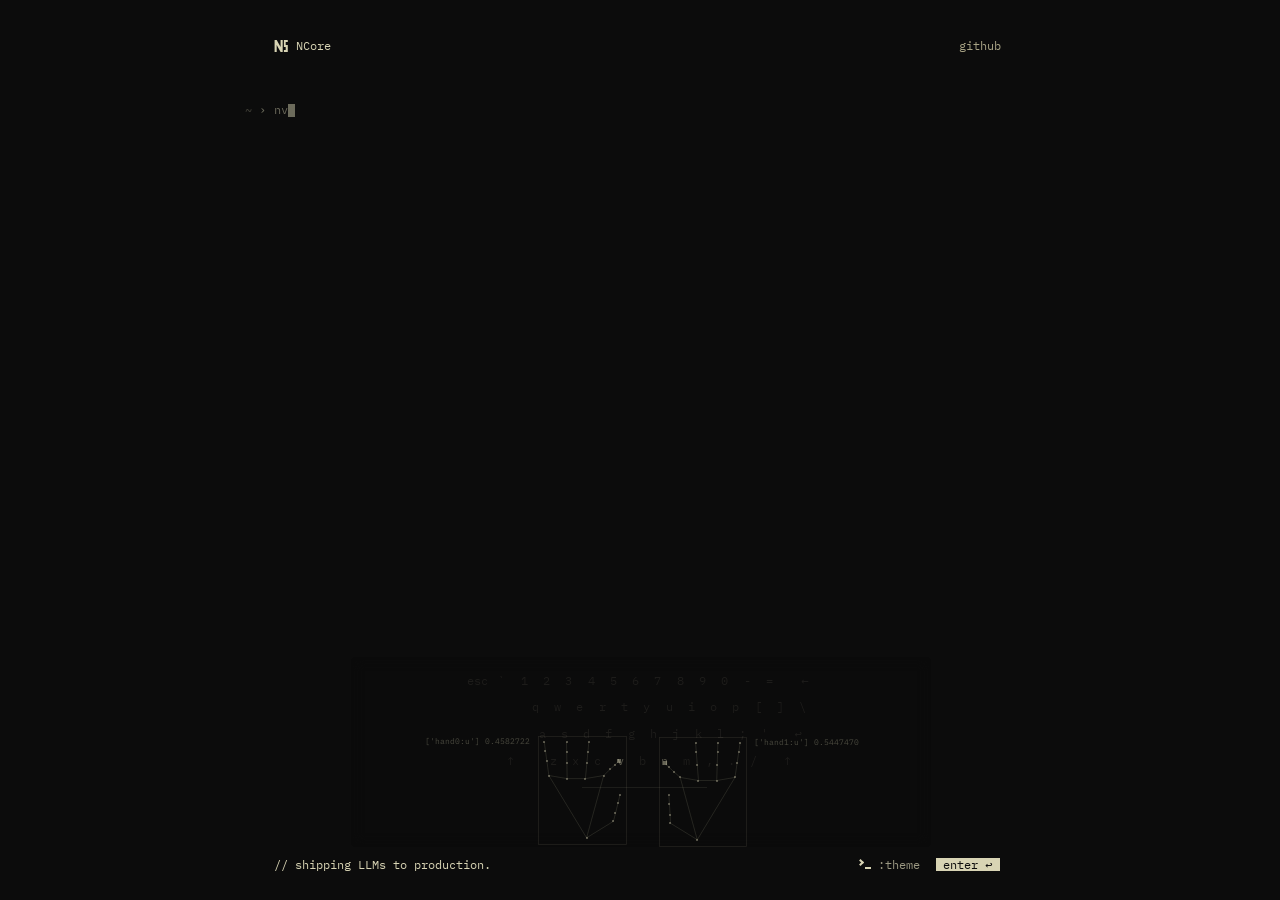
<file: index.html>
<!doctype html>
<html lang="en">
<head>
<meta charset="utf-8">
<meta name="viewport" content="width=device-width, initial-scale=1, viewport-fit=cover">
<title>NCore — Nishant Sharma</title>
<meta name="description" content="Nishant Sharma — AI/ML engineer in Jaipur, India, putting LLMs into production. A quiet wall of code.">
<meta name="theme-color" content="#0c0c0c">
<meta property="og:title" content="NCore — Nishant Sharma">
<meta property="og:description" content="AI engineer who puts LLMs into production.">
<link rel="icon" href="favicon.svg" type="image/svg+xml">
<link rel="preload" href="assets/fonts/plex-mono-400-latin.woff2" as="font" type="font/woff2" crossorigin>
<link rel="stylesheet" href="shared/frame.css">
<link rel="stylesheet" href="intro.css">
</head>
<body>
<main class="stage">
  <header class="frame-top">
    <a class="brand" href="./"><svg viewBox="0 0 88 80" aria-hidden="true"><path d="M0 80V0h14l26 46V0h14v80H40L14 34v46z"/><path d="M62 0h26v14H74v19h14v47H62V66h12V47H62z"/></svg><span class="brand-text">NCore</span></a>
    <nav class="switch" aria-label="Elsewhere"><a href="https://github.com/Nishant-444" rel="me">github</a></nav>
  </header>

  <h1 class="sr-only">Nishant Sharma — AI/ML engineer who puts LLMs into production.</h1>
  <canvas class="wall" aria-hidden="true"></canvas>
  <div class="glass kb-glass" aria-hidden="true"></div>
  <canvas class="tile" aria-hidden="true"></canvas>
  <canvas class="machine" aria-hidden="true"></canvas>
  <p class="status" aria-hidden="true"><span class="mode">NORMAL</span><span class="path"></span><span class="pos"></span></p>
  <p class="cmdline" aria-hidden="true"><span class="cmd"></span><span class="showcmd"></span></p>
  <p class="status pane-status" aria-hidden="true"><span class="mode">NORMAL</span><span class="path"></span><span class="pos"></span></p>
  <p class="cmdline pane-cmd" aria-hidden="true"><span class="cmd"></span><span class="showcmd"></span></p>

  <a class="enter" href="site/" aria-label="Enter">enter ↩</a>
  <button class="theme-key" type="button" aria-label="Change theme"><span class="command-glyph" aria-hidden="true"></span>:theme</button>
  <p class="note" aria-hidden="true">// shipping LLMs to production.</p>
  <nav class="sources sr-only" aria-label="Code shown on this page"></nav>
</main>
<noscript><p style="position:fixed;left:24px;bottom:24px">Nishant Sharma — AI/ML Engineer. <a href="site/">Open the portfolio</a></p></noscript>
<script src="palettes.js"></script>
<script src="data.js"></script>
<script type="module" src="intro.js"></script>
</body>
</html>
</file>
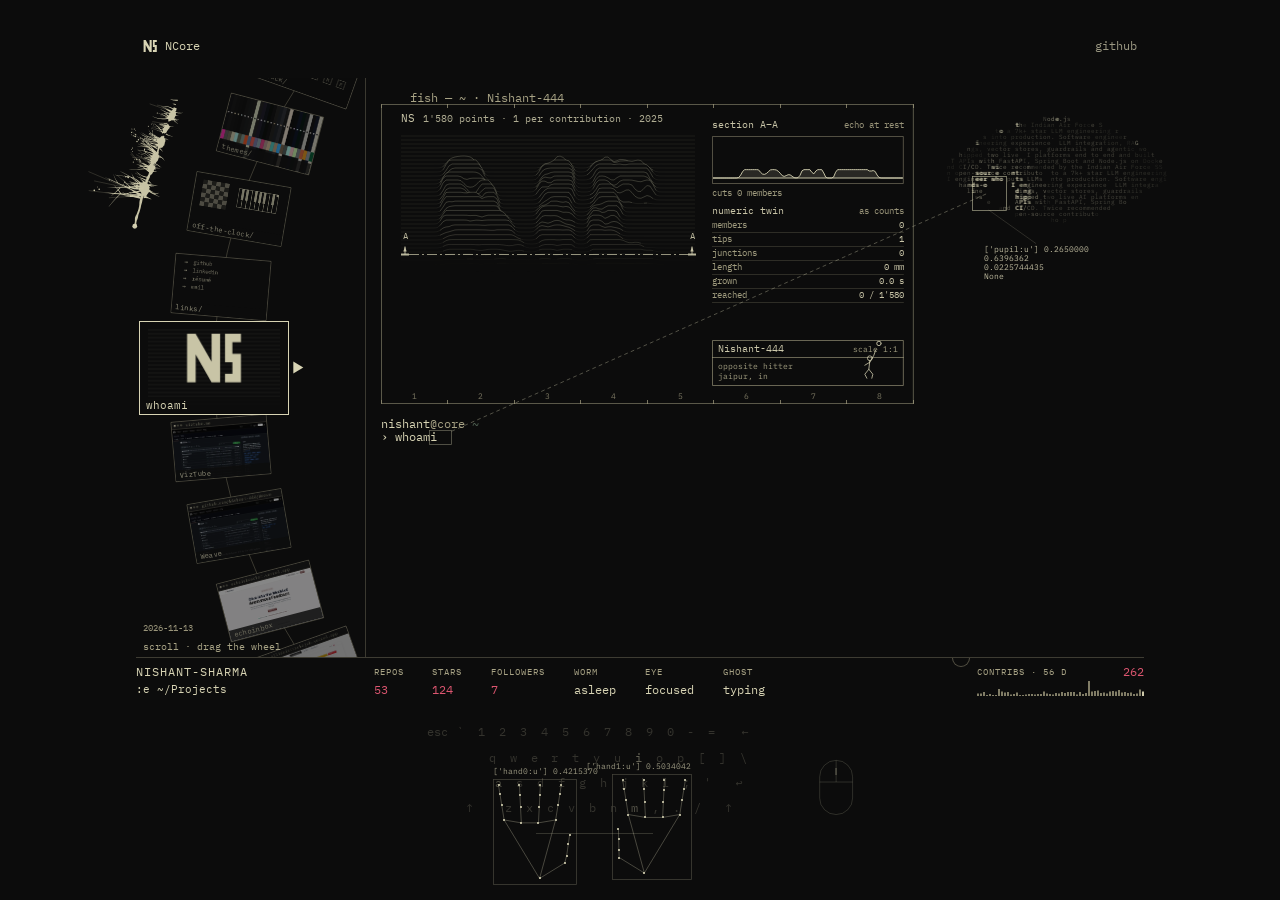
<file: site/index.html>
<!doctype html>
<html lang="en">
<head>
<meta charset="utf-8">
<meta name="viewport" content="width=device-width, initial-scale=1, viewport-fit=cover">
<title>NCore — Nishant Sharma</title>
<meta name="description" content="Nishant Sharma — projects, experience and the log, opened in an editor. AI/ML engineer in Jaipur, India.">
<meta name="theme-color" content="#0c0c0c">
<link rel="icon" href="../favicon.svg" type="image/svg+xml">
<link rel="preload" href="../assets/fonts/plex-mono-400-latin.woff2" as="font" type="font/woff2" crossorigin>
<link rel="stylesheet" href="../shared/frame.css">
<link rel="stylesheet" href="editor.css">
<script type="application/ld+json">
{"@context":"https://schema.org","@type":"Person","name":"Nishant Sharma","jobTitle":"AI/ML Engineer","address":{"@type":"PostalAddress","addressLocality":"Jaipur","addressRegion":"Rajasthan","addressCountry":"IN"},"sameAs":["https://github.com/Nishant-444","https://www.linkedin.com/in/nishant-developer","https://x.com/_nishant4712"]}
</script>
</head>
<body>
<main class="stage">
  <header class="frame-top">
    <a class="brand" href="../" data-tip="back to the intro"><svg viewBox="0 0 88 80" aria-hidden="true"><path d="M0 80V0h14l26 46V0h14v80H40L14 34v46z"/><path d="M62 0h26v14H74v19h14v47H62V66h12V47H62z"/></svg><span class="brand-text">NCore</span></a>
    <nav class="switch" aria-label="Elsewhere"><a href="https://github.com/Nishant-444" rel="me">github</a></nav>
  </header>

  <h1 class="sr-only">Nishant Sharma — projects, experience and the log.</h1>

  <section class="editor" aria-label="Editor">
    <button class="tabline" type="button" aria-expanded="false" aria-controls="tree"><span class="tab-dir">~/Projects</span><span class="tab-file"></span><span class="tab-toggle" aria-hidden="true">↓</span></button>
    <nav class="wheel" id="tree" aria-label="Projects, experience and more"></nav>
    <div class="pane">
      <p class="winbar"></p>
      <div class="buffer" tabindex="0" aria-live="polite"></div>
      <div class="eye-host" aria-hidden="true"></div>
    </div>
  </section>

  <div class="bar">
    <p class="bar-id" aria-hidden="true"><span class="bar-title">NISHANT-SHARMA</span><span class="bar-sub"><span class="cmd"></span><span class="hunt"></span><span class="keys"></span></span></p>
    <div class="bar-cols" aria-hidden="true"></div>
    <div class="bar-state" aria-hidden="true">
      <p class="col"><span class="label">WORM</span><span class="value" data-k="worm">asleep</span></p>
      <p class="col"><span class="label">EYE</span><span class="value" data-k="eye">closed</span></p>
      <p class="col"><span class="label">GHOST</span><span class="value" data-k="ghost">idle</span></p>
    </div>
    <button class="den" type="button" aria-label="worm" aria-pressed="false" data-tip="wake the worm"></button>
    <p class="bar-graph" aria-hidden="true"><span class="label span">CONTRIBS</span><span class="value end"></span><canvas></canvas></p>
  </div>
  <div class="desk" aria-hidden="true"></div>
</main>
<canvas class="overlay" aria-hidden="true"></canvas>
<div class="tip" hidden></div>
<script src="../palettes.js"></script>
<script src="../data.js"></script>
<script src="../days.js"></script>
<script type="module" src="editor.js"></script>
</body>
</html>
</file>
<file: shared/frame.css>
@font-face {
  font-family: "Plex Mono";
  src: url("../assets/fonts/plex-mono-400-latin.woff2") format("woff2");
  font-weight: 400;
  font-display: swap;
  unicode-range: U+0000-00FF, U+0131, U+0152-0153, U+02BB-02BC, U+02C6, U+02DA, U+02DC, U+0304, U+0308, U+0329, U+2000-206F, U+20AC, U+2122, U+2191, U+2193, U+2212, U+2215, U+FEFF, U+FFFD;
}
@font-face {
  font-family: "Plex Mono";
  src: url("../assets/fonts/plex-mono-400-latin-ext.woff2") format("woff2");
  font-weight: 400;
  font-display: swap;
  unicode-range: U+0100-02BA, U+02BD-02C5, U+02C7-02CC, U+02CE-02D7, U+02DD-02FF, U+0304, U+0308, U+0329, U+1D00-1DBF, U+1E00-1E9F, U+1EF2-1EFF, U+2020, U+20A0-20AB, U+20AD-20C0, U+2113, U+2C60-2C7F, U+A720-A7FF;
}
@font-face {
  font-family: "Plex Mono";
  src: url("../assets/fonts/plex-mono-500-latin.woff2") format("woff2");
  font-weight: 500;
  font-display: swap;
  unicode-range: U+0000-00FF, U+0131, U+0152-0153, U+02BB-02BC, U+02C6, U+02DA, U+02DC, U+0304, U+0308, U+0329, U+2000-206F, U+20AC, U+2122, U+2191, U+2193, U+2212, U+2215, U+FEFF, U+FFFD;
}

*,
*::before,
*::after {
  box-sizing: border-box;
}

html,
body {
  margin: 0;
  height: 100%;
}

html {
  scrollbar-width: none;
}

html::-webkit-scrollbar {
  display: none;
}

body {
  --bg: #0c0c0c;
  --ink: #d8d4b4;
  --dim: #a8a385;
  --chrome: #9e9b85;
  --accent: #d8d4b4;
  --line: #141414;
  --cell-w: 7.2px;
  --cell-h: 13px;
  background: var(--bg);
  color: var(--ink);
  font: 400 12px/13px "Plex Mono", ui-monospace, SFMono-Regular, Menlo, Consolas, monospace;
  -webkit-font-smoothing: antialiased;
}

a,
button {
  color: inherit;
}

button {
  font: inherit;
}

:focus-visible {
  outline: 2px solid var(--ink);
  outline-offset: 3px;
}

.stage {
  position: relative;
  height: 100vh;
  height: 100svh;
  min-height: 560px;
  overflow: hidden;
}

.frame-top {
  position: absolute;
  top: 0;
  left: 0;
  right: 0;
  z-index: 6;
  pointer-events: none;
}

.frame-top > * {
  pointer-events: auto;
}

.brand {
  position: absolute;
  top: calc(3 * var(--cell-h));
  display: inline-flex;
  align-items: center;
  gap: var(--cell-w);
  color: var(--ink);
  font: 400 12px/13px "Plex Mono", ui-monospace, monospace;
  text-decoration: none;
}

.brand svg {
  width: calc(2 * var(--cell-w));
  height: 12px;
  fill: currentColor;
}

.brand::after,
.switch a::after {
  content: "";
  position: absolute;
  inset: -16px -8px;
}

.switch {
  position: absolute;
  top: calc(3 * var(--cell-h));
  display: flex;
}

.switch a {
  position: relative;
  color: var(--chrome);
  font: 400 12px/13px "Plex Mono", ui-monospace, monospace;
  text-decoration: none;
}

.switch a:hover {
  color: var(--ink);
}

.sr-only {
  position: absolute;
  width: 1px;
  height: 1px;
  overflow: hidden;
  clip-path: inset(50%);
  white-space: nowrap;
}

/* colorscheme picker (intro + editor) */
.picker {
  position: fixed;
  z-index: 40;
  padding: 6px 0 12px;
  border: 1px solid color-mix(in srgb, var(--ink) 55%, transparent);
  background: var(--bg);
  color: var(--ink);
  font: 400 12px/13px "Plex Mono", ui-monospace, monospace;
}

.picker[hidden] {
  display: none;
}

.picker-title,
.picker-count {
  position: absolute;
  padding: 0 4px;
  background: var(--bg);
}

.picker-title {
  top: -7px;
  left: 14px;
}

.picker-count {
  right: 14px;
  bottom: -7px;
  color: var(--dim);
}

.picker-input {
  display: flex;
  margin: 6px 12px 10px;
  border: 1px dashed color-mix(in srgb, var(--dim) 45%, transparent);
  padding: 1px 4px;
}

.picker-input input {
  flex: 1;
  min-width: 0;
  padding: 0;
  border: 0;
  outline: none;
  background: none;
  color: var(--ink);
  font: inherit;
  caret-color: var(--accent);
}

.picker-list {
  margin: 0;
  padding: 0;
  list-style: none;
}

.picker-list li {
  display: flex;
  align-items: center;
  height: 13px;
  padding: 0 12px 0 10px;
  white-space: pre;
  cursor: pointer;
}

.picker-list li::before {
  content: "  ";
}

.picker-list li.is-on {
  background: var(--line);
}

.picker-list li.is-on::before {
  content: "› ";
  color: var(--accent);
}

.picker-list .nm {
  width: 15ch;
  overflow: hidden;
}

.picker-list .sw {
  display: inline-flex;
}

.picker-list .sw i {
  display: block;
  width: 5px;
  height: 11px;
}

.picker-list .lt {
  margin-left: auto;
  color: var(--dim);
}

@media (prefers-reduced-motion: reduce) {
  *,
  *::before,
  *::after {
    animation-duration: 0.001s !important;
    transition-duration: 0.001s !important;
  }
}
</file>
<file: intro.css>
.wall,
.tile {
  position: absolute;
  inset: 0;
  width: 100%;
  height: 100%;
}

.wall {
  z-index: 1;
  touch-action: pinch-zoom;
}

.tile {
  z-index: 2;
  pointer-events: none;
}

.machine {
  position: absolute;
  z-index: 2;
  display: none;
  pointer-events: none;
}

.glass {
  position: absolute;
  z-index: 2;
  display: none;
  pointer-events: none;
  background: color-mix(in srgb, var(--bg) 35%, transparent);
  -webkit-backdrop-filter: blur(6px);
  backdrop-filter: blur(6px);
}

.kb-glass {
  --feather: 14px;
  opacity: 0;
  transition: opacity 320ms cubic-bezier(0.23, 1, 0.32, 1);
  -webkit-mask-image: linear-gradient(to right, transparent, #000 var(--feather), #000 calc(100% - var(--feather)), transparent), linear-gradient(to bottom, transparent, #000 var(--feather), #000 calc(100% - var(--feather)), transparent);
  -webkit-mask-composite: source-in;
  mask-image: linear-gradient(to right, transparent, #000 var(--feather), #000 calc(100% - var(--feather)), transparent), linear-gradient(to bottom, transparent, #000 var(--feather), #000 calc(100% - var(--feather)), transparent);
  mask-composite: intersect;
}

.kb-glass.is-on {
  opacity: 1;
}

/* the lone "github" link reads in the dim comment tone, not the chrome tone */
.switch a {
  color: var(--dim);
}

.status {
  position: absolute;
  z-index: 3;
  display: flex;
  margin: 0;
  background: var(--line, var(--bg));
  color: var(--chrome);
  white-space: nowrap;
  overflow: hidden;
  pointer-events: none;
  opacity: 0;
  transition: opacity 320ms cubic-bezier(0.23, 1, 0.32, 1);
}

.status.is-on,
.cmdline.is-on {
  opacity: 1;
}

.status .mode {
  padding: 0 var(--cell-w);
  background: var(--accent, var(--ink));
  color: var(--bg);
}

.status .path {
  flex: 1;
  min-width: 0;
  padding: 0 var(--cell-w);
  overflow: hidden;
  text-overflow: ellipsis;
}

.status .pos {
  padding: 0 var(--cell-w);
}

.status.is-insert .mode {
  background: var(--insert, var(--accent, var(--ink)));
}

.cmdline {
  position: absolute;
  z-index: 3;
  display: flex;
  height: var(--cell-h);
  margin: 0;
  color: var(--ink);
  white-space: pre;
  overflow: hidden;
  pointer-events: none;
  opacity: 0;
  transition: opacity 320ms cubic-bezier(0.23, 1, 0.32, 1);
}

.cmdline .cmd {
  flex: 1;
  min-width: 0;
  overflow: hidden;
}

.cmdline.is-typing .cmd::after {
  content: "";
  display: inline-block;
  width: var(--cell-w);
  height: var(--cell-h);
  vertical-align: top;
  background: var(--accent, var(--ink));
}

.cmdline .showcmd {
  flex: none;
  width: calc(11 * var(--cell-w));
  color: var(--chrome);
}

.enter {
  position: absolute;
  z-index: 6;
  display: block;
  padding: 0 var(--cell-w);
  background: var(--ink);
  color: var(--bg);
  white-space: nowrap;
  text-decoration: none;
}

.enter::after {
  content: "";
  position: absolute;
  inset: -16px -8px;
}

.enter:hover {
  filter: brightness(1.18);
}

.enter:focus-visible,
.theme-key:focus-visible {
  outline-offset: 4px;
}

.theme-key {
  position: absolute;
  z-index: 6;
  display: inline-flex;
  align-items: center;
  gap: var(--cell-w);
  margin: 0;
  border: 0;
  padding: 0;
  background: none;
  color: var(--chrome);
  white-space: nowrap;
  cursor: pointer;
}

.theme-key:hover {
  color: var(--ink);
}

.command-glyph {
  position: relative;
  display: inline-block;
  flex: none;
  width: 14px;
  height: 10px;
  margin-top: -1px;
  color: var(--accent, var(--ink));
}

.command-glyph::before {
  content: "";
  position: absolute;
  top: 1px;
  left: 1px;
  width: 5px;
  height: 5px;
  border-right: 2px solid currentColor;
  border-bottom: 2px solid currentColor;
  transform: rotate(-45deg);
}

.command-glyph::after {
  content: "";
  position: absolute;
  right: 0;
  bottom: 0;
  width: 6px;
  height: 2px;
  background: currentColor;
}

.note {
  position: absolute;
  z-index: 6;
  margin: 0;
  padding-right: var(--cell-w);
  background: var(--bg);
  color: var(--ink);
  white-space: nowrap;
  pointer-events: none;
}

.brand,
.switch,
.note,
.enter,
.theme-key,
.status,
.cmdline {
  transition: opacity 320ms cubic-bezier(0.23, 1, 0.32, 1);
}

.is-leaving .glass,
.is-leaving .brand,
.is-leaving .switch,
.is-leaving .note,
.is-leaving .enter,
.is-leaving .theme-key,
.is-leaving .status,
.is-leaving .cmdline {
  opacity: 0;
}

@media (max-width: 640px) {
  .switch {
    top: calc(5 * var(--cell-h));
  }
}
</file>
<file: site/editor.css>
body {
  --cell-w: 7.2px;
  --cell-h: 13px;
  --margin: 64px;
  --wide: 1008px;
  --desk-h: 184px;
  --bar-h: 46px;
  --eye-w: 216px;
  transition: background-color 420ms cubic-bezier(0.23, 1, 0.32, 1), color 420ms cubic-bezier(0.23, 1, 0.32, 1);
}

.stage {
  display: grid;
  grid-template-columns: min(calc(100vw - 2 * var(--margin)), var(--wide));
  grid-template-rows: calc(6 * var(--cell-h)) minmax(0, 1fr) var(--bar-h) var(--desk-h) var(--cell-h);
  justify-content: center;
}

.frame-top {
  position: relative;
  grid-row: 1;
}

.brand {
  left: var(--cell-w);
}

.switch {
  right: var(--cell-w);
}

/* ---------------- editor ---------------- */
.editor {
  position: relative;
  grid-row: 2;
  display: grid;
  grid-template-columns: calc(32 * var(--cell-w)) minmax(0, 1fr);
  min-height: 0;
}

.tabline {
  display: none;
}

.wheel {
  position: relative;
  min-height: 0;
  border-right: 1px solid color-mix(in srgb, var(--dim) 30%, transparent);
  outline: none;
  touch-action: none;
  user-select: none;
  opacity: 0;
  transition: opacity 420ms cubic-bezier(0.23, 1, 0.32, 1);
}

.wheel.is-in {
  opacity: 1;
}

.wheel-ink {
  position: absolute;
  top: 0;
  left: -150px;
  pointer-events: none;
}

.wheel-list {
  position: absolute;
  inset: 0;
  margin: 0;
  padding: 0;
  list-style: none;
  clip-path: inset(0 0 0 -150px);
}

.wheel-item {
  position: absolute;
  left: 0;
  top: 0;
  width: 150px;
  height: 94px;
  padding: 0;
  overflow: hidden;
  border: 1px solid color-mix(in srgb, var(--dim) 50%, transparent);
  background: var(--line);
  cursor: pointer;
  transform-origin: 50% 50%;
}

.wheel.is-dragging .wheel-item {
  cursor: grabbing;
}

.wheel-item::after {
  content: "";
  position: absolute;
  inset: 0;
  background: var(--bg);
  opacity: var(--shade, 0);
  pointer-events: none;
}

.wheel-cap {
  position: absolute;
  right: 0;
  bottom: 0;
  left: 0;
  padding: 1px 6px 2px;
  overflow: hidden;
  background: color-mix(in srgb, var(--bg) 84%, transparent);
  color: var(--ink);
  font: 400 11px/14px "Plex Mono", ui-monospace, monospace;
  text-align: left;
  text-overflow: ellipsis;
  white-space: nowrap;
  pointer-events: none;
}

.wheel-item img {
  display: block;
  width: 100%;
  height: 100%;
  object-fit: cover;
  pointer-events: none;
  -webkit-user-drag: none;
}

.wheel-item[aria-selected="true"] {
  border-color: var(--accent);
}

.wheel-item:focus-visible {
  outline: none;
  box-shadow: inset 0 0 0 1px var(--accent);
}

.wheel-mark {
  position: absolute;
  left: 0;
  top: 0;
  border-top: 6px solid transparent;
  border-bottom: 6px solid transparent;
  border-left: 10px solid var(--accent);
  pointer-events: none;
}

.wheel-hint {
  position: absolute;
  left: var(--cell-w);
  bottom: 4px;
  margin: 0;
  color: var(--dim);
  font-size: 10px;
  pointer-events: none;
}

.pane {
  position: relative;
  display: grid;
  grid-template-rows: calc(2 * var(--cell-h)) minmax(0, 1fr);
  min-width: 0;
  min-height: 0;
}

.winbar {
  margin: 0;
  padding: var(--cell-h) var(--cell-w) 0 calc(6 * var(--cell-w));
  overflow: hidden;
  color: var(--dim);
  white-space: nowrap;
  text-overflow: ellipsis;
}

.buffer {
  min-height: 0;
  overflow: auto;
  padding-right: var(--eye-w);
  padding-bottom: calc(6 * var(--cell-h));
  outline: none;
  scrollbar-width: none;
}

.buffer::-webkit-scrollbar {
  display: none;
}

::highlight(worm-eaten) {
  color: transparent;
}

.ln {
  display: grid;
  grid-template-columns: calc(6 * var(--cell-w)) minmax(0, 1fr);
  min-height: var(--cell-h);
}

.ln .tx {
  padding-right: var(--cell-w);
  color: var(--ink);
  white-space: pre-wrap;
  overflow-wrap: anywhere;
}

.ln.term {
  grid-template-columns: minmax(0, 1fr);
  padding-left: calc(2 * var(--cell-w));
}

.t-prompt-row {
  margin-top: var(--cell-h);
}

.t-user {
  color: var(--fn);
}

.t-host,
.t-key,
.t-dim {
  color: var(--dim);
}

.t-path {
  color: var(--ty);
}

.t-git {
  color: var(--kw);
}

.t-caret {
  color: var(--accent);
}

.t-gauge {
  color: var(--color1, var(--accent));
}

.t-gauge-off {
  color: var(--dim);
  opacity: 0.55;
}

.md-h {
  color: var(--kw);
}

.md-h1 {
  color: var(--accent);
}

.md-code {
  color: var(--str);
}

.md-num {
  color: var(--num);
}

.md-bul {
  color: var(--accent);
}

a.md-link {
  color: var(--link, var(--fn));
  text-decoration: underline;
  text-decoration-color: color-mix(in srgb, currentColor 45%, transparent);
  text-underline-offset: 2px;
}

a.md-link:hover {
  text-decoration-color: currentColor;
}

.t-hang .tx {
  padding-left: calc(9 * var(--cell-w));
  text-indent: calc(-9 * var(--cell-w));
}

.t-bullet .tx {
  padding-left: calc(2 * var(--cell-w));
  text-indent: calc(-2 * var(--cell-w));
}

.t-glyph {
  display: inline-block;
  box-sizing: border-box;
  width: 12px;
  height: 12px;
  border: 1px solid currentColor;
  font-size: 8px;
  line-height: 10px;
  overflow: hidden;
  text-align: center;
  vertical-align: -2px;
  opacity: 0.8;
}

.t-done {
  color: var(--dim);
}

.t-cursor::after {
  content: "";
  display: inline-block;
  width: var(--cell-w);
  height: var(--cell-h);
  vertical-align: top;
  background: var(--ink);
  animation: t-blink 1.06s steps(1) infinite;
}

@keyframes t-blink {
  50% {
    opacity: 0;
  }
}

/* renderMonth("…") calendar */
.t-code {
  display: grid;
  margin: 2px 0 6px calc(6 * var(--cell-w));
  color: color-mix(in srgb, var(--ink) 85%, transparent);
  font-size: 11px;
  white-space: pre-wrap;
}

.t-code > span {
  grid-area: 1 / 1;
  min-width: 0;
}

.t-measure {
  visibility: hidden;
}

.t-call,
.t-syn {
  color: var(--color1, var(--accent));
}

.t-code.is-typing .t-live::after {
  content: "";
  display: inline-block;
  width: 1px;
  height: 1em;
  margin-left: 1px;
  vertical-align: -0.1em;
  background: var(--ink);
}

.t-cal {
  display: grid;
  grid-template-columns: max-content repeat(var(--weeks), minmax(0, 1fr));
  gap: 2px;
  max-width: calc(4 * var(--cell-w) + var(--weeks) * 15px);
  margin: 4px 0 0 calc(2 * var(--cell-w));
  color: var(--dim);
  font-size: 9px;
  line-height: 1;
}

.t-cal-day {
  align-self: center;
  padding-right: 6px;
}

.t-cal-month,
.t-cal-week {
  white-space: nowrap;
}

.t-cal-month {
  padding-bottom: 4px;
}

.t-cal-week {
  padding-top: 3px;
}

.t-cal > i,
.t-cal-legend i {
  aspect-ratio: 1;
  border-radius: 1px;
  background: color-mix(in srgb, var(--ink) 9%, transparent);
}

.t-cal > i {
  visibility: hidden;
}

.t-cal > i.is-on {
  visibility: visible;
}

.t-cal i.l1 {
  background: color-mix(in srgb, var(--ink) 30%, transparent);
}

.t-cal i.l2 {
  background: color-mix(in srgb, var(--ink) 50%, transparent);
}

.t-cal i.l3 {
  background: color-mix(in srgb, var(--ink) 72%, transparent);
}

.t-cal i.l4 {
  background: var(--accent);
}

.t-cal > i.is-head {
  outline: 1px solid var(--accent);
  outline-offset: 1px;
}

.t-cal-legend {
  display: flex;
  justify-content: flex-end;
  align-items: center;
  gap: 3px;
  margin: 4px 0 0;
}

.t-cal-legend i {
  width: 9px;
}

.t-cal-legend i:first-of-type {
  margin-left: 4px;
}

.t-cal-legend i:last-of-type {
  margin-right: 4px;
}

/* ls shots/ */
.term-shot {
  margin: 6px calc(2 * var(--cell-w)) 0;
}

.term-shot figcaption {
  display: flex;
  gap: calc(2 * var(--cell-w));
  color: var(--dim);
  white-space: nowrap;
}

.term-shot .t-name {
  min-width: 0;
  overflow: hidden;
  color: var(--ink);
  text-overflow: ellipsis;
}

.term-shot .t-help {
  margin-left: auto;
}

.term-shot .frame {
  position: relative;
  aspect-ratio: 16 / 9;
  margin-top: 4px;
  overflow: hidden;
  border: 1px solid color-mix(in srgb, var(--dim) 35%, transparent);
  background: var(--line);
  cursor: zoom-in;
}

.term-shot img {
  position: absolute;
  inset: 0;
  display: block;
  width: 100%;
  height: 100%;
  object-fit: contain;
  opacity: 0;
  transition: opacity 320ms cubic-bezier(0.23, 1, 0.32, 1);
  user-select: none;
  -webkit-user-drag: none;
}

.term-shot img.is-on {
  opacity: 1;
}

.t-run {
  position: relative;
  display: block;
  height: 1px;
  margin-top: 5px;
  overflow: hidden;
  background: color-mix(in srgb, var(--dim) 30%, transparent);
}

.t-run i {
  position: absolute;
  inset: 0;
  background: color-mix(in srgb, var(--ink) 70%, transparent);
  transform: scaleX(0);
  transform-origin: left;
}

.t-run.is-running i {
  animation: t-run var(--run, 3800ms) linear forwards;
}

@keyframes t-run {
  to {
    transform: scaleX(1);
  }
}

.t-dots {
  display: flex;
  flex-wrap: wrap;
  gap: 4px;
  margin: 6px 0 0;
}

.t-dot {
  padding: 0 5px;
  border: 1px solid color-mix(in srgb, var(--dim) 40%, transparent);
  background: none;
  color: var(--dim);
  font: inherit;
  cursor: pointer;
}

.t-dot[aria-current="true"] {
  border-color: var(--accent);
  background: var(--accent);
  color: var(--bg);
}

/* about: the blueprint plate */
.wave {
  position: relative;
  height: 300px;
  margin: 0 calc(2 * var(--cell-w)) var(--cell-h) calc(2 * var(--cell-w));
  overflow: clip;
}

.wave canvas {
  position: absolute;
  inset: 0;
  width: 100%;
  height: 100%;
}

.buffer[data-kind="about"] {
  padding-bottom: 0;
}

/* themes/: an archive of colorschemes */
.arc {
  position: relative;
  margin: 6px calc(2 * var(--cell-w)) calc(3 * var(--cell-h));
}

.arc-grid {
  display: grid;
  grid-template-columns: repeat(3, minmax(0, 1fr));
  gap: 22px 12px;
  margin: 0;
  padding: 0;
  list-style: none;
}

.arc-card {
  display: block;
  width: 100%;
  padding: 5px 5px 6px;
  border: 1px solid color-mix(in srgb, var(--ink) 16%, transparent);
  background: color-mix(in srgb, var(--ink) 3%, var(--bg));
  color: var(--ink);
  font: inherit;
  text-align: left;
  cursor: pointer;
}

.arc-card.is-on {
  border-color: var(--accent);
}

.arc-card:focus-visible {
  outline: none;
  box-shadow: inset 0 0 0 1px var(--accent);
}

.arc-shot {
  display: block;
  aspect-ratio: 16 / 9;
  overflow: hidden;
  padding: 7px 8px;
  font: 400 7px/9px "Plex Mono", ui-monospace, monospace;
  white-space: pre;
}

.arc-meta {
  display: flex;
  align-items: center;
  justify-content: space-between;
  gap: 6px;
  margin-top: 5px;
}

.arc-name {
  min-width: 0;
  overflow: hidden;
  font-size: 11px;
  text-overflow: ellipsis;
  white-space: nowrap;
}

.arc-note {
  color: var(--dim);
  font-size: 9px;
  white-space: nowrap;
}

.arc-sw {
  display: flex;
  align-items: center;
  height: 10px;
  margin-top: 4px;
}

.arc-sw i {
  width: 9px;
  height: 7px;
}

/* ---------------- eye / desk / overlay ---------------- */
.eye-host {
  position: absolute;
  top: calc(3 * var(--cell-h));
  right: var(--cell-w);
  width: calc(var(--eye-w) - 2 * var(--cell-w));
  aspect-ratio: 1.7;
  pointer-events: none;
}

.desk {
  grid-row: 4;
  position: relative;
  min-height: 0;
}

.overlay {
  position: fixed;
  inset: 0;
  z-index: 30;
  width: 100vw;
  height: 100vh;
  pointer-events: none;
}

.tip {
  position: fixed;
  left: 0;
  top: 0;
  z-index: 60;
  padding: 3px 6px;
  border: 1px solid color-mix(in srgb, var(--dim) 45%, transparent);
  background: var(--bg);
  color: var(--ink);
  font: 400 11px/1.3 "Plex Mono", ui-monospace, monospace;
  white-space: pre;
  pointer-events: none;
}

.tip[hidden] {
  display: none;
}

/* lightbox */
.lb {
  position: fixed;
  inset: 0;
  z-index: 50;
  display: grid;
  place-items: center;
  background: color-mix(in srgb, var(--bg) 94%, transparent);
  cursor: zoom-out;
}

.lb[hidden] {
  display: none;
}

.lb figure {
  margin: 0;
  max-width: min(92vw, 1400px);
}

.lb img {
  display: block;
  max-width: 100%;
  max-height: 80vh;
  border: 1px solid color-mix(in srgb, var(--dim) 45%, transparent);
  background: var(--bg);
}

.lb figcaption {
  display: flex;
  justify-content: space-between;
  gap: 16px;
  margin-top: 6px;
  color: var(--dim);
  font-size: 11px;
}

.lb-b {
  color: var(--ink);
}

/* ---------------- status bar ---------------- */
.bar {
  position: relative;
  grid-row: 3;
  display: flex;
  align-items: flex-start;
  gap: calc(4 * var(--cell-w));
  min-width: 0;
  padding-top: 7px;
  overflow: hidden;
  border-top: 1px solid color-mix(in srgb, var(--dim) 32%, transparent);
  color: var(--ink);
  white-space: nowrap;
}

.bar p {
  margin: 0;
}

.bar-id {
  display: grid;
  flex: 0 0 auto;
  gap: 5px;
  min-width: calc(29 * var(--cell-w));
}

.bar-title {
  font-size: 12px;
  line-height: 13px;
  letter-spacing: 1px;
}

.bar-sub {
  color: var(--dim);
  font-size: 9px;
  line-height: 13px;
  letter-spacing: 0.4px;
}

.bar-sub .cmd,
.bar-sub .hunt {
  font-size: 11px;
  letter-spacing: 0;
}

.bar-sub .cmd {
  color: var(--ink);
  white-space: pre;
}

.bar-sub .hunt {
  color: var(--accent);
  white-space: pre;
}

.bar-sub .cmd:not(:empty) ~ span,
.bar-sub .hunt:not(:empty) + .keys {
  display: none;
}

.bar.is-typing .cmd::after {
  content: "";
  display: inline-block;
  width: 6px;
  height: 11px;
  margin-left: 1px;
  vertical-align: -1px;
  background: var(--accent);
}

.bar-cols,
.bar-state {
  display: flex;
  flex: 0 0 auto;
  gap: calc(4 * var(--cell-w));
}

.bar .col {
  display: grid;
  gap: 5px;
}

.bar .label {
  color: var(--dim);
  font-size: 8.5px;
  line-height: 13px;
  letter-spacing: 1px;
}

.bar .value {
  font-size: 12px;
  line-height: 13px;
}

.bar .value.is-hot {
  color: var(--accent);
}

.bar-cols .value,
.bar-graph .value {
  color: var(--color1, var(--ink));
}

.bar-graph {
  display: grid;
  grid-template-columns: auto auto;
  column-gap: calc(2 * var(--cell-w));
  row-gap: 5px;
  margin-left: auto !important;
}

.bar-graph .end {
  text-align: right;
}

.bar-graph canvas {
  grid-column: 1 / -1;
  display: block;
  margin-top: -2px;
}

.den {
  --worm: 108, 112, 224;
  position: absolute;
  top: 0;
  right: 0;
  width: 28px;
  height: 24px;
  padding: 0;
  border: 0;
  background: none;
  cursor: pointer;
}

.den::before {
  content: "";
  position: absolute;
  top: 0;
  left: 5px;
  width: 18px;
  height: 9px;
  border: 1px solid color-mix(in srgb, var(--dim) 45%, transparent);
  border-top: 0;
  border-radius: 0 0 9px 9px;
  transition: border-color 160ms ease;
}

.den:hover::before,
.den:focus-visible::before {
  border-color: color-mix(in srgb, var(--ink) 70%, transparent);
}

.den:focus-visible {
  outline: 0;
}

.den::after {
  content: "";
  position: absolute;
  top: 3px;
  left: 11px;
  width: 2px;
  height: 2px;
  border-radius: 1px;
  background: rgb(var(--worm));
  box-shadow: 4px 0 rgb(var(--worm));
  opacity: 0;
}

.den[aria-pressed="false"]::after {
  animation: den-eyes 8.4s ease-in-out infinite;
}

@keyframes den-eyes {
  0%, 100% { opacity: 0; transform: none; }
  8%, 30% { opacity: 1; transform: none; }
  31% { transform: scaleY(0.15); }
  32.5%, 45% { transform: none; }
  48%, 57% { transform: translateX(-1.5px); }
  61%, 64% { transform: translateX(1.5px); }
  68%, 72% { transform: none; }
  73%, 75% { transform: scaleY(0.15); }
  74%, 76% { transform: none; }
  86% { opacity: 1; }
  92% { opacity: 0; }
}

/* ---------------- smaller screens ---------------- */
@media (max-width: 1100px) {
  body {
    --margin: 36px;
    --eye-w: 184px;
  }
}

@media (max-width: 999px) {
  .bar-state {
    display: none;
  }
}

@media (max-width: 800px) {
  body {
    --margin: 20px;
  }
}

@media (max-width: 700px) {
  body {
    --eye-w: 0px;
    --desk-h: 0px;
    --eye-hw: clamp(0px, 100vw - 2 * (var(--margin) + 124px), 104px);
  }

  .editor {
    grid-template-columns: minmax(0, 1fr);
    grid-template-rows: calc(2 * var(--cell-h)) minmax(0, 1fr);
  }

  .tabline {
    display: flex;
    align-items: center;
    min-width: 0;
    padding: 0 var(--cell-w);
    border: 0;
    background: var(--line);
    color: var(--chrome);
    font: inherit;
    text-align: left;
    cursor: pointer;
  }

  .tab-dir {
    color: var(--fn);
  }

  .tab-file {
    flex: 1;
    min-width: 0;
    overflow: hidden;
    color: var(--ink);
    text-overflow: ellipsis;
    white-space: nowrap;
  }

  .tab-toggle {
    padding-left: var(--cell-w);
    color: var(--dim);
  }

  .desk,
  .winbar {
    display: none;
  }

  .eye-host {
    position: fixed;
    top: calc(3.5 * var(--cell-h) - var(--eye-hw) / 3.4);
    right: 0;
    left: 0;
    width: var(--eye-hw);
    margin: 0 auto;
  }

  .wheel-hint {
    visibility: hidden;
  }

  .wheel {
    position: absolute;
    inset: calc(2 * var(--cell-h)) 0 0;
    z-index: 5;
    display: none;
    border-right: 0;
    background: var(--bg);
  }

  .editor.is-tree-open .wheel {
    display: block;
  }

  .bar-id {
    min-width: 0;
  }

  .bar-cols,
  .bar-state {
    display: none;
  }

  .term-shot {
    margin-right: 0;
  }

  .t-cal {
    gap: 1.5px;
    margin-left: 0;
  }

  .t-code {
    margin-left: 0;
  }

  .pane {
    grid-row: 2;
    grid-template-rows: minmax(0, 1fr);
  }

  .wave {
    height: 240px;
    margin: 6px 0 var(--cell-h);
  }

  .arc-grid {
    grid-template-columns: repeat(2, minmax(0, 1fr));
  }
}

@media (max-width: 380px) {
  body {
    --margin: 16px;
  }
}
</file>
